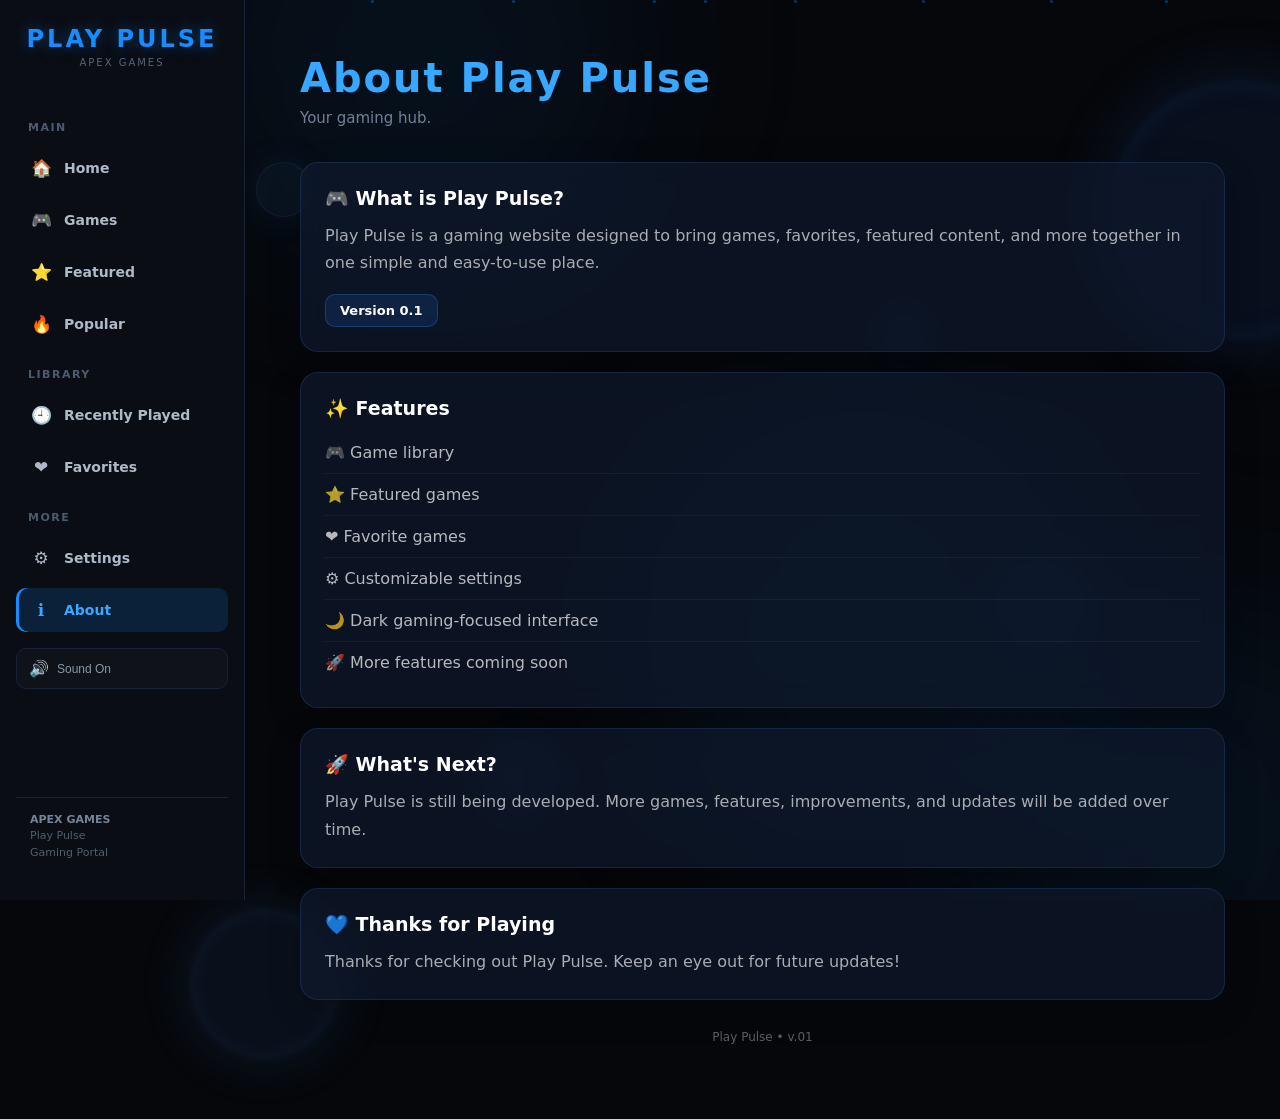
<file: about.html>
<!DOCTYPE html>
<html lang="en">

<head>
    <meta charset="UTF-8">
    <meta name="viewport" content="width=device-width, initial-scale=1.0">

    <title>About • Play Pulse</title>

    <link rel="stylesheet" href="style.css">
</head>

<body>

    <!-- BACKGROUND -->
    <div class="animated-background">

        <div class="glow glow-1"></div>
        <div class="glow glow-2"></div>
        <div class="glow glow-3"></div>

        <div class="particles">
            <span></span>
            <span></span>
            <span></span>
            <span></span>
            <span></span>
            <span></span>
            <span></span>
            <span></span>
            <span></span>
            <span></span>
        </div>

    </div>


    <!-- SIDEBAR -->
    <aside class="sidebar">

        <div class="logo">
            <h2>PLAY PULSE</h2>
            <span>Apex Games</span>
        </div>

        <div class="sidebar-title">Main</div>

        <a href="index.html" class="nav-item">
            <span class="nav-icon">🏠</span>
            <span>Home</span>
        </a>

        <a href="games.html" class="nav-item">
            <span class="nav-icon">🎮</span>
            <span>Games</span>
        </a>

        <a href="featured.html" class="nav-item">
            <span class="nav-icon">⭐</span>
            <span>Featured</span>
        </a>

        <a href="popular.html" class="nav-item">
            <span class="nav-icon">🔥</span>
            <span>Popular</span>
        </a>


        <div class="sidebar-title">Library</div>

        <a href="recent.html" class="nav-item">
            <span class="nav-icon">🕘</span>
            <span>Recently Played</span>
        </a>

        <a href="favorites.html" class="nav-item">
            <span class="nav-icon">❤️</span>
            <span>Favorites</span>
        </a>


        <div class="sidebar-title">More</div>

        <a href="settings.html" class="nav-item">
            <span class="nav-icon">⚙️</span>
            <span>Settings</span>
        </a>

        <a href="about.html" class="nav-item active">
            <span class="nav-icon">ℹ️</span>
            <span>About</span>
        </a>


        <button class="sound-control" id="soundControl">
            <span id="soundIcon">🔊</span>
            <span id="soundText">Sound On</span>
        </button>


        <div class="sidebar-footer">
            <strong>APEX GAMES</strong>
            <br>
            Play Pulse
            <br>
            Gaming Portal
        </div>

    </aside>


    <!-- MAIN -->
 <!-- MAIN -->
<main class="main-content">

    <div class="about-bubbles" aria-hidden="true">
        <span></span>
        <span></span>
        <span></span>
        <span></span>
    </div>

    <section class="page about-page">

            <div class="page-header">

                <h1>
                    About Play Pulse
                </h1>

                <p>
                    Your gaming hub.
                </p>

            </div>


            <div class="about-card">

                <h2>
                    🎮 What is Play Pulse?
                </h2>

                <p>
                    Play Pulse is a gaming website designed
                    to bring games, favorites, featured
                    content, and more together in one simple
                    and easy-to-use place.
                </p>

                <div class="version-box">
                    Version 0.1
                </div>

            </div>


            <div class="about-card">

                <h2>
                    ✨ Features
                </h2>

                <ul class="feature-list">

                    <li>
                        🎮 Game library
                    </li>

                    <li>
                        ⭐ Featured games
                    </li>

                    <li>
                        ❤️ Favorite games
                    </li>

                    <li>
                        ⚙️ Customizable settings
                    </li>

                    <li>
                        🌙 Dark gaming-focused interface
                    </li>

                    <li>
                        🚀 More features coming soon
                    </li>

                </ul>

            </div>


            <div class="about-card">

                <h2>
                    🚀 What's Next?
                </h2>

                <p>
                    Play Pulse is still being developed.
                    More games, features, improvements,
                    and updates will be added over time.
                </p>

            </div>


            <div class="about-card">

                <h2>
                    💙 Thanks for Playing
                </h2>

                <p>
                    Thanks for checking out Play Pulse.
                    Keep an eye out for future updates!
                </p>

            </div>


            <div class="about-footer">
                Play Pulse • v.01
            </div>

        </section>

    </main>


    <script src="script.js"></script>

</body>

</html>
</file>
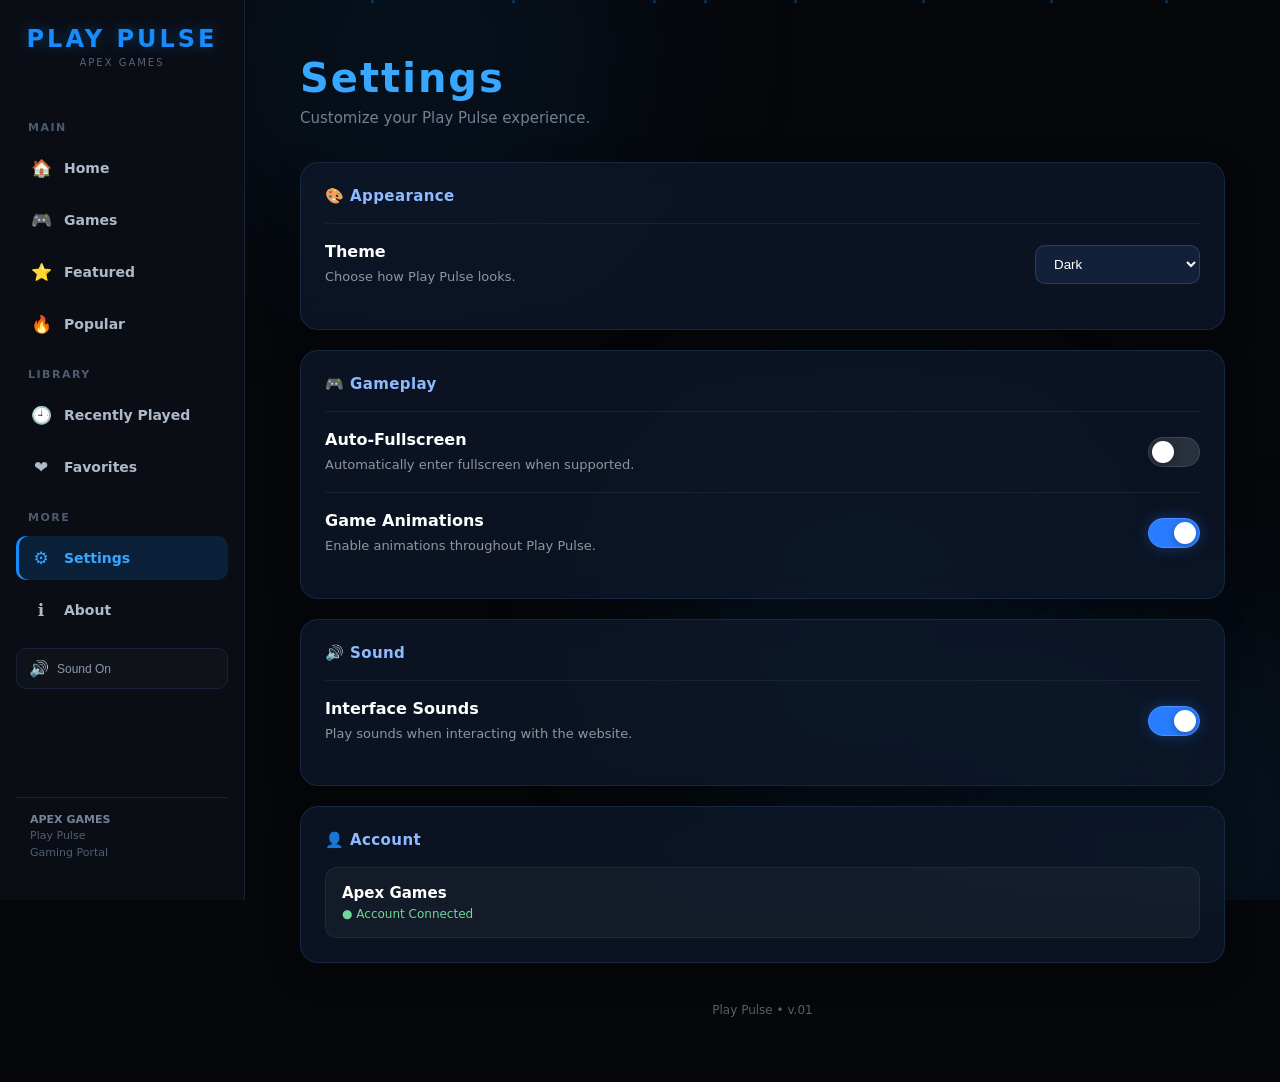
<file: settings.html>
<!DOCTYPE html>
<html lang="en">

<head>
    <meta charset="UTF-8">
    <meta name="viewport" content="width=device-width, initial-scale=1.0">

    <title>Settings • Play Pulse</title>

    <link rel="stylesheet" href="style.css">
</head>

<body>

    <!-- BACKGROUND -->
    <div class="animated-background">

        <div class="glow glow-1"></div>
        <div class="glow glow-2"></div>
        <div class="glow glow-3"></div>

        <div class="particles">
            <span></span>
            <span></span>
            <span></span>
            <span></span>
            <span></span>
            <span></span>
            <span></span>
            <span></span>
            <span></span>
            <span></span>
        </div>

    </div>


    <!-- SIDEBAR -->
    <aside class="sidebar">

        <div class="logo">
            <h2>PLAY PULSE</h2>
            <span>Apex Games</span>
        </div>

        <div class="sidebar-title">Main</div>

        <a href="index.html" class="nav-item">
            <span class="nav-icon">🏠</span>
            <span>Home</span>
        </a>

        <a href="games.html" class="nav-item">
            <span class="nav-icon">🎮</span>
            <span>Games</span>
        </a>

        <a href="featured.html" class="nav-item">
            <span class="nav-icon">⭐</span>
            <span>Featured</span>
        </a>

        <a href="popular.html" class="nav-item">
            <span class="nav-icon">🔥</span>
            <span>Popular</span>
        </a>


        <div class="sidebar-title">Library</div>

        <a href="recent.html" class="nav-item">
            <span class="nav-icon">🕘</span>
            <span>Recently Played</span>
        </a>

        <a href="favorites.html" class="nav-item">
            <span class="nav-icon">❤️</span>
            <span>Favorites</span>
        </a>


        <div class="sidebar-title">More</div>

        <a href="settings.html" class="nav-item active">
            <span class="nav-icon">⚙️</span>
            <span>Settings</span>
        </a>

        <a href="about.html" class="nav-item">
            <span class="nav-icon">ℹ️</span>
            <span>About</span>
        </a>


        <button class="sound-control" id="soundControl">
            <span id="soundIcon">🔊</span>
            <span id="soundText">Sound On</span>
        </button>


        <div class="sidebar-footer">
            <strong>APEX GAMES</strong>
            <br>
            Play Pulse
            <br>
            Gaming Portal
        </div>

    </aside>


    <!-- MAIN -->
    <main class="main-content">

        <section class="page settings-page">

            <div class="page-header">

                <h1>Settings</h1>

                <p>
                    Customize your Play Pulse experience.
                </p>

            </div>


            <!-- APPEARANCE -->
            <div class="settings-section">

                <div class="settings-section-title">
                    🎨 Appearance
                </div>

                <div class="setting-row">

                    <div class="setting-info">

                        <h3>
                            Theme
                        </h3>

                        <p>
                            Choose how Play Pulse looks.
                        </p>

                    </div>


                    <select
                        class="setting-select"
                        id="themeSetting"
                        aria-label="Theme"
                    >

                        <option value="dark">
                            Dark
                        </option>

                        <option value="light">
                            Light
                        </option>

                        <option value="system">
                            System Default
                        </option>

                    </select>

                </div>

            </div>


            <!-- GAMEPLAY -->
            <div class="settings-section">

                <div class="settings-section-title">
                    🎮 Gameplay
                </div>


                <!-- AUTO FULLSCREEN -->
                <div class="setting-row">

                    <div class="setting-info">

                        <h3>
                            Auto-Fullscreen
                        </h3>

                        <p>
                            Automatically enter fullscreen
                            when supported.
                        </p>

                    </div>


                    <label class="toggle">

                        <input
                            type="checkbox"
                            id="fullscreenSetting"
                        >

                        <span class="toggle-slider"></span>

                    </label>

                </div>


                <!-- GAME ANIMATIONS -->
                <div class="setting-row">

                    <div class="setting-info">

                        <h3>
                            Game Animations
                        </h3>

                        <p>
                            Enable animations throughout
                            Play Pulse.
                        </p>

                    </div>


                    <label class="toggle">

                        <input
                            type="checkbox"
                            id="animationsSetting"
                        >

                        <span class="toggle-slider"></span>

                    </label>

                </div>

            </div>


            <!-- SOUND -->
            <div class="settings-section">

                <div class="settings-section-title">
                    🔊 Sound
                </div>


                <div class="setting-row">

                    <div class="setting-info">

                        <h3>
                            Interface Sounds
                        </h3>

                        <p>
                            Play sounds when interacting
                            with the website.
                        </p>

                    </div>


                    <label class="toggle">

                        <input
                            type="checkbox"
                            id="interfaceSoundsSetting"
                        >

                        <span class="toggle-slider"></span>

                    </label>

                </div>

            </div>


            <!-- ACCOUNT -->
            <div class="settings-section">

                <div class="settings-section-title">
                    👤 Account
                </div>


                <div class="account-box">

                    <div class="account-name">
                        Apex Games
                    </div>

                    <div class="account-status">
                        ● Account Connected
                    </div>

                </div>

            </div>


            <div class="settings-footer">
                Play Pulse • v.01
            </div>

        </section>

    </main>


    <script src="script.js"></script>

</body>

</html>
</file>
<file: style.css>
:root {
    --blue: #168cff;
    --blue-light: #38a7ff;
    --blue-dark: #0757b8;

    --background: #06070a;
    --sidebar: rgba(11, 14, 21, 0.96);
    --card: #0d0f17;
    --border: #1a2238;

    --text: #ffffff;
    --muted: #718096;
}

* {
    box-sizing: border-box;
}

html {
    scroll-behavior: smooth;
}

body {
    margin: 0;
    min-height: 100vh;

    background: var(--background);
    color: var(--text);

    font-family:
        system-ui,
        -apple-system,
        BlinkMacSystemFont,
        "Segoe UI",
        Roboto,
        sans-serif;

    overflow-x: hidden;
}

/* =========================================
   BACKGROUND
========================================= */

.animated-background {
    position: fixed;
    inset: 0;

    overflow: hidden;
    pointer-events: none;

    z-index: -1;
}

.glow {
    position: absolute;

    width: 450px;
    height: 450px;

    border-radius: 50%;

    background: rgba(22, 140, 255, 0.07);

    filter: blur(90px);

    animation:
        floatingGlow 14s ease-in-out infinite alternate;
}

.glow-1 {
    top: -180px;
    left: 15%;
}

.glow-2 {
    right: -150px;
    bottom: -150px;

    animation-delay: -5s;
}

.glow-3 {
    top: 45%;
    left: 50%;

    animation-delay: -9s;
}

.particles span {
    position: absolute;

    width: 3px;
    height: 3px;

    border-radius: 50%;

    background: var(--blue);

    box-shadow:
        0 0 10px rgba(22, 140, 255, 0.8);

    opacity: 0.35;

    animation:
        floatParticle linear infinite;
}

.particles span:nth-child(1) {
    left: 8%;
    animation-duration: 14s;
}

.particles span:nth-child(2) {
    left: 18%;
    animation-duration: 19s;
}

.particles span:nth-child(3) {
    left: 29%;
    animation-duration: 12s;
}

.particles span:nth-child(4) {
    left: 40%;
    animation-duration: 21s;
}

.particles span:nth-child(5) {
    left: 51%;
    animation-duration: 16s;
}

.particles span:nth-child(6) {
    left: 62%;
    animation-duration: 18s;
}

.particles span:nth-child(7) {
    left: 72%;
    animation-duration: 13s;
}

.particles span:nth-child(8) {
    left: 82%;
    animation-duration: 20s;
}

.particles span:nth-child(9) {
    left: 91%;
    animation-duration: 15s;
}

.particles span:nth-child(10) {
    left: 55%;
    animation-duration: 23s;
}

/* =========================================
   SIDEBAR
========================================= */

.sidebar {
    position: fixed;

    left: 0;
    top: 0;

    width: 245px;
    height: 100vh;

    padding: 25px 16px;

    background: var(--sidebar);

    border-right:
        1px solid var(--border);

    display: flex;
    flex-direction: column;

    z-index: 1000;

    backdrop-filter: blur(18px);
}

.logo {
    text-align: center;

    margin-bottom: 35px;
}

.logo h2 {
    margin: 0;

    color: var(--blue);

    font-size: 24px;
    font-weight: 900;

    letter-spacing: 3px;

    text-shadow:
        0 0 15px rgba(22, 140, 255, 0.4);
}

.logo span {
    display: block;

    margin-top: 4px;

    color: #56657a;

    font-size: 10px;
    letter-spacing: 2px;

    text-transform: uppercase;
}

.sidebar-title {
    margin:
        18px 12px 8px;

    color: #4d5b70;

    font-size: 11px;
    font-weight: 700;

    letter-spacing: 1.5px;

    text-transform: uppercase;
}

.nav-item {
    display: flex;
    align-items: center;

    gap: 12px;

    width: 100%;

    padding: 12px 14px;
    margin: 4px 0;

    border: none;
    border-radius: 10px;

    background: transparent;

    color: #aeb9c9;

    text-decoration: none;

    font-family: inherit;
    font-size: 14px;
    font-weight: 600;

    text-align: left;

    cursor: pointer;

    transition:
        background 0.2s ease,
        color 0.2s ease,
        transform 0.2s ease;
}

.nav-item:hover {
    background:
        rgba(22, 140, 255, 0.10);

    color: white;

    transform:
        translateX(3px);
}

.nav-item.active {
    background:
        rgba(22, 140, 255, 0.16);

    color: var(--blue-light);

    box-shadow:
        inset 3px 0 0 var(--blue);
}

.nav-icon {
    width: 22px;
    min-width: 22px;

    text-align: center;

    font-size: 17px;
}

.sidebar-footer {
    margin-top: auto;

    padding: 14px;

    border-top:
        1px solid var(--border);

    color: #4f5d71;

    font-size: 11px;

    line-height: 1.5;
}

.sidebar-footer strong {
    color: #73849b;
}

/* =========================================
   SOUND CONTROL
========================================= */

.sound-control {
    display: flex;
    align-items: center;

    gap: 8px;

    margin-top: 12px;

    padding: 10px 12px;

    border:
        1px solid var(--border);

    border-radius: 10px;

    background:
        rgba(255,255,255,0.02);

    color: #8997aa;

    font-size: 12px;

    cursor: pointer;

    transition:
        background 0.2s ease,
        color 0.2s ease;
}

.sound-control:hover {
    background:
        rgba(22,140,255,0.08);

    color: white;
}

#soundIcon {
    font-size: 16px;
}

/* =========================================
   MAIN
========================================= */

.main-content {
    margin-left: 245px;

    min-height: 100vh;
}

/* =========================================
   PAGES
========================================= */

.page {
    min-height: 100vh;

    padding: 55px;
}

.page-header {
    max-width: 1200px;

    margin:
        0 auto 35px;
}

.page-header h1 {
    margin: 0 0 8px;

    color: var(--blue-light);

    font-size: 40px;

    font-weight: 900;

    letter-spacing: 2px;
}

.page-header p {
    margin: 0;

    color: var(--muted);

    font-size: 15px;
}

/* =========================================
   HOME
========================================= */

.home-page {
    min-height: 100vh;

    display: flex;

    align-items: center;
    justify-content: center;

    text-align: center;
}

.home-wrapper {
    width: min(950px, 90%);

    animation:
        logoAppear 1.2s
        cubic-bezier(0.16, 1, 0.3, 1);
}

.home-logo {
    margin: 0;

    font-size:
        clamp(55px, 8vw, 105px);

    font-weight: 1000;

    letter-spacing: 10px;

    text-transform: uppercase;

    background:
        linear-gradient(
            135deg,
            #38a7ff,
            #168cff,
            #0757b8
        );

    -webkit-background-clip: text;
    -webkit-text-fill-color: transparent;

    filter:
        drop-shadow(
            0 0 25px
            rgba(22,140,255,0.35)
        );
}

.home-line {
    width: 100px;
    height: 2px;

    margin:
        25px auto;

    background: var(--blue);

    box-shadow:
        0 0 15px
        rgba(22,140,255,0.7);

    animation:
        linePulse 2.5s ease-in-out infinite;
}

.home-subtitle {
    color: #65758b;

    font-size: 14px;

    letter-spacing: 5px;

    text-transform: uppercase;
}

/* =========================================
   UPDATE LOG
========================================= */

.update-log {
    max-width: 650px;

    margin:
        45px auto 0;

    padding: 22px;

    text-align: left;

    background:
        rgba(13,15,23,0.82);

    border:
        1px solid var(--border);

    border-radius: 16px;

    box-shadow:
        0 15px 40px rgba(0,0,0,0.35);

    backdrop-filter: blur(12px);
}

.update-log-header {
    display: flex;
    justify-content: space-between;
    align-items: center;

    margin-bottom: 15px;
}

.update-log-header h3 {
    margin: 0;

    color: white;

    font-size: 16px;
}

.version {
    color: var(--blue-light);

    font-size: 11px;
    font-weight: 700;

    padding:
        5px 8px;

    border-radius: 6px;

    background:
        rgba(22,140,255,0.12);
}

.update-log ul {
    margin: 0;
    padding-left: 20px;

    color: var(--muted);

    font-size: 13px;

    line-height: 1.8;
}

/* =========================================
   SEARCH
========================================= */

.search-container {
    max-width: 1200px;

    margin:
        0 auto 30px;
}

.search-box {
    width: 100%;

    padding:
        15px 18px;

    border:
        1px solid var(--border);

    border-radius: 12px;

    outline: none;

    background:
        rgba(13,15,23,0.9);

    color: white;

    font-family: inherit;

    font-size: 14px;

    transition:
        border-color 0.2s ease,
        box-shadow 0.2s ease;
}

.search-box:focus {
    border-color: var(--blue);

    box-shadow:
        0 0 20px
        rgba(22,140,255,0.12);
}

.search-box::placeholder {
    color: #56657a;
}

/* =========================================
   GAME GRID
========================================= */

.game-grid {
    max-width: 1200px;

    margin: 0 auto;

    display: grid;

    grid-template-columns:
        repeat(
            auto-fit,
            minmax(240px, 1fr)
        );

    gap: 25px;
}

.game-card {
    min-height: 190px;

    padding: 20px;

    display: flex;

    flex-direction: column;

    justify-content: flex-end;

    background:
        linear-gradient(
            145deg,
            rgba(20,25,38,0.95),
            rgba(10,12,18,0.95)
        );

    border:
        1px solid var(--border);

    border-radius: 18px;

    box-shadow:
        0 10px 35px
        rgba(0,0,0,0.45);

    transition:
        transform 0.3s ease,
        border-color 0.3s ease,
        box-shadow 0.3s ease;
}

.game-card:hover {
    transform:
        translateY(-7px);

    border-color:
        var(--blue);

    box-shadow:
        0 15px 35px
        rgba(22,140,255,0.18);
}

.game-icon {
    font-size: 42px;

    margin-bottom: auto;
}

.game-card h3 {
    margin:
        0 0 6px;

    color: white;

    font-size: 19px;
}

.game-card p {
    margin: 0;

    color: var(--muted);

    font-size: 13px;
}

.play-button {
    margin-top: 15px;

    padding: 10px 15px;

    border: none;

    border-radius: 8px;

    background: var(--blue);

    color: white;

    font-family: inherit;

    font-weight: 700;

    cursor: pointer;

    transition:
        background 0.2s ease,
        transform 0.2s ease;
}

.play-button:hover {
    background:
        var(--blue-light);

    transform:
        scale(1.03);
}

/* =========================================
   INFO BOX
========================================= */

.info-box {
    max-width: 850px;

    margin:
        50px auto;

    padding: 40px;

    background:
        rgba(13,15,23,0.82);

    border:
        1px solid var(--border);

    border-radius: 20px;

    text-align: center;

    box-shadow:
        0 15px 45px
        rgba(0,0,0,0.45);

    backdrop-filter: blur(10px);
}

.info-box .big-icon {
    font-size: 55px;

    margin-bottom: 15px;
}

.info-box h2 {
    margin: 0 0 10px;

    color: var(--blue-light);
}

.info-box p {
    color: var(--muted);

    line-height: 1.7;
}

/* =========================================
   ANIMATIONS
========================================= */

@keyframes floatingGlow {
    0% {
        transform:
            translate(0,0)
            scale(1);
    }

    50% {
        transform:
            translate(80px,-60px)
            scale(1.15);
    }

    100% {
        transform:
            translate(-50px,50px)
            scale(0.95);
    }
}

@keyframes floatParticle {
    0% {
        top: 110vh;
        opacity: 0;
    }

    15% {
        opacity: 0.4;
    }

    85% {
        opacity: 0.4;
    }

    100% {
        top: -10vh;
        opacity: 0;
    }
}

@keyframes logoAppear {
    0% {
        opacity: 0;

        transform:
            scale(0.85);

        filter:
            blur(10px);
    }

    100% {
        opacity: 1;

        transform:
            scale(1);

        filter:
            blur(0);
    }
}

@keyframes linePulse {
    0%,100% {
        opacity: 0.4;

        transform:
            scaleX(0.7);
    }

    50% {
        opacity: 1;

        transform:
            scaleX(1);
    }
}

/* =========================================
   MOBILE
========================================= */

@media (max-width: 700px) {

    .sidebar {
        width: 70px;

        padding:
            20px 8px;
    }

    .logo h2 {
        font-size: 0;
    }

    .logo h2::after {
        content: "P";

        font-size: 24px;
    }

    .logo span,
    .sidebar-title,
    .nav-item span:not(.nav-icon),
    .sidebar-footer {
        display: none;
    }

    .nav-item {
        justify-content: center;

        padding:
            13px 5px;
    }

    .main-content {
        margin-left: 70px;
    }

    .page {
        padding:
            30px 20px;
    }

    .home-logo {
        font-size: 45px;

        letter-spacing: 5px;
    }

    .home-subtitle {
        font-size: 10px;

        letter-spacing: 3px;
    }
}
.favorite-btn {
    background: rgba(30, 40, 60, 0.8);
    border: 1px solid rgba(80, 140, 255, 0.35);
    color: #8ab4ff;
    width: 42px;
    height: 42px;
    border-radius: 10px;
    font-size: 19px;
    cursor: pointer;
    display: flex;
    align-items: center;
    justify-content: center;
    transition: all 0.2s ease;
}

.favorite-btn:hover {
    background: rgba(60, 100, 180, 0.25);
    border-color: #6ea8ff;
    color: #ffffff;
    box-shadow: 0 0 12px rgba(70, 130, 255, 0.35);
    transform: translateY(-2px);
}

.favorite-btn.active {
    background: rgba(70, 120, 255, 0.2);
    border-color: #6ea8ff;
    color: #6ea8ff;
    box-shadow: 0 0 14px rgba(70, 130, 255, 0.3);
}
/* =========================================
   PLAY PULSE FAVORITE BUTTON
   ========================================= */

.favorite-button {
    width: 46px;
    height: 46px;

    padding: 0;

    border: 1px solid rgba(0, 210, 255, 0.35);
    border-radius: 13px;

    background: rgba(0, 102, 255, 0.12);

    color: #6b7894;

    font-size: 21px;
    line-height: 1;

    display: inline-flex;
    align-items: center;
    justify-content: center;

    cursor: pointer;

    transition:
        transform 0.2s ease,
        background 0.25s ease,
        border-color 0.25s ease,
        color 0.25s ease,
        box-shadow 0.25s ease;
}


/* Hover */

.favorite-button:hover {
    transform: translateY(-2px);

    border-color: #00d2ff;

    background: rgba(0, 210, 255, 0.16);

    color: #00d2ff;

    box-shadow:
        0 6px 20px rgba(0, 210, 255, 0.18);
}


/* Press animation */

.favorite-button:active {
    transform: scale(0.82);
}


/* Favorited state */

.favorite-button.favorited {
    color: #ffffff;

    background:
        linear-gradient(
            135deg,
            #00d2ff,
            #0066ff
        );

    border-color: #00d2ff;

    box-shadow:
        0 0 18px rgba(0, 210, 255, 0.35);
}


/* Favorited hover */

.favorite-button.favorited:hover {
    transform: translateY(-2px) scale(1.05);

    box-shadow:
        0 0 25px rgba(0, 210, 255, 0.5);
}


/* Heart pop animation */

@keyframes favoritePop {

    0% {
        transform: scale(0.8);
    }

    45% {
        transform: scale(1.25);
    }

    70% {
        transform: scale(0.92);
    }

    100% {
        transform: scale(1);
    }

}


/* Add animation when favorited */

.favorite-button.favorited {
    animation: favoritePop 0.35s ease;
}
/* PLAY PULSE FAVORITE BUTTON - FINAL */

.game-actions {
    display: flex;
    align-items: center;
    justify-content: center;
    gap: 10px;
}

button.favorite-button {
    width: 44px !important;
    height: 44px !important;

    min-width: 44px !important;
    max-width: 44px !important;

    padding: 0 !important;
    margin: 0 !important;

    border-radius: 12px !important;
    border: 1px solid #00d2ff !important;

    background: rgba(0, 102, 255, 0.15) !important;

    color: #00d2ff !important;

    font-size: 20px !important;
    line-height: 44px !important;

    display: inline-flex !important;
    align-items: center !important;
    justify-content: center !important;

    cursor: pointer;

    transition:
        transform 0.2s ease,
        background 0.2s ease,
        box-shadow 0.2s ease !important;
}


/* Hover */

button.favorite-button:hover {
    transform: translateY(-2px) scale(1.05) !important;

    background: rgba(0, 210, 255, 0.2) !important;

    color: white !important;

    box-shadow:
        0 0 18px rgba(0, 210, 255, 0.4) !important;
}


/* Click */

button.favorite-button:active {
    transform: scale(0.78) !important;
}


/* Favorited */

button.favorite-button.favorited {
    background: linear-gradient(
        135deg,
        #00d2ff,
        #0066ff
    ) !important;

    color: white !important;

    border-color: #00d2ff !important;

    box-shadow:
        0 0 22px rgba(0, 210, 255, 0.5) !important;

    animation: favoriteButtonPop 0.35s ease;
}


/* Pop animation */

@keyframes favoriteButtonPop {

    0% {
        transform: scale(0.75);
    }

    40% {
        transform: scale(1.25);
    }

    70% {
        transform: scale(0.95);
    }

    100% {
        transform: scale(1);
    }

}
/* =========================================
   FAVORITE BUTTON
   ========================================= */

.game-actions {
    display: flex;
    align-items: center;
    gap: 10px;
    margin-top: 18px;
}


button.favorite-button {
    width: 42px !important;
    height: 42px !important;

    min-width: 42px !important;
    max-width: 42px !important;

    padding: 0 !important;
    margin: 0 !important;

    border-radius: 11px !important;

    border: 1px solid rgba(0, 210, 255, 0.55) !important;

    background: rgba(0, 102, 255, 0.12) !important;

    color: #00d2ff !important;

    font-size: 21px !important;

    display: inline-flex !important;

    align-items: center !important;
    justify-content: center !important;

    line-height: 1 !important;

    cursor: pointer;

    transition:
        transform 0.2s ease,
        background 0.2s ease,
        border-color 0.2s ease,
        box-shadow 0.2s ease;
}


button.favorite-button:hover {
    transform: translateY(-2px) scale(1.05) !important;

    background: rgba(0, 210, 255, 0.16) !important;

    border-color: #00d2ff !important;

    box-shadow:
        0 0 16px rgba(0, 210, 255, 0.3) !important;
}


button.favorite-button:active {
    transform: scale(0.82) !important;
}


button.favorite-button.favorited {
    color: white !important;

    background:
        linear-gradient(
            135deg,
            #00d2ff,
            #0066ff
        ) !important;

    border-color: #00d2ff !important;

    box-shadow:
        0 0 18px rgba(0, 210, 255, 0.45) !important;
}


.favorite-pop {
    animation: favoriteButtonPop 0.35s ease;
}


@keyframes favoriteButtonPop {

    0% {
        transform: scale(0.78);
    }

    40% {
        transform: scale(1.18);
    }

    70% {
        transform: scale(0.94);
    }

    100% {
        transform: scale(1);
    }

}
/* =========================================
   FINAL FAVORITE BUTTON FIX
   ========================================= */

.game-actions {
    display: flex !important;
    align-items: center !important;
    gap: 12px !important;
}


/* Remove any old text/pseudo-elements */

.favorite-button::before,
.favorite-button::after {
    content: none !important;
    display: none !important;
}


/* Small square */

button.favorite-button {
    width: 42px !important;
    height: 42px !important;

    min-width: 42px !important;
    max-width: 42px !important;

    min-height: 42px !important;
    max-height: 42px !important;

    padding: 0 !important;
    margin: 0 !important;

    border: 1px solid #00d2ff !important;
    border-radius: 11px !important;

    background: rgba(0, 102, 255, 0.12) !important;

    color: #00d2ff !important;

    font-size: 21px !important;
    font-weight: normal !important;

    line-height: 1 !important;

    display: inline-flex !important;
    align-items: center !important;
    justify-content: center !important;

    overflow: hidden !important;

    cursor: pointer !important;

    box-sizing: border-box !important;

    transition:
        transform 0.2s ease,
        background 0.2s ease,
        box-shadow 0.2s ease !important;
}


/* Hover */

button.favorite-button:hover {
    transform: translateY(-2px) scale(1.05) !important;

    background: rgba(0, 210, 255, 0.18) !important;

    box-shadow:
        0 0 18px rgba(0, 210, 255, 0.35) !important;
}


/* Click */

button.favorite-button:active {
    transform: scale(0.82) !important;
}


/* Favorited */

button.favorite-button.favorited {
    background: linear-gradient(
        135deg,
        #00d2ff,
        #0066ff
    ) !important;

    color: white !important;

    border-color: #00d2ff !important;

    box-shadow:
        0 0 20px rgba(0, 210, 255, 0.45) !important;
}


/* Heart animation */

button.favorite-button.favorite-pop {
    animation: favoritePop 0.35s ease !important;
}


@keyframes favoritePop {

    0% {
        transform: scale(0.75);
    }

    40% {
        transform: scale(1.2);
    }

    70% {
        transform: scale(0.94);
    }

    100% {
        transform: scale(1);
    }

}
/* =========================================
   GAME ACTION BUTTON LAYOUT FIX
   ========================================= */

.game-actions {
    display: flex !important;
    align-items: center !important;
    justify-content: flex-start !important;
    gap: 10px !important;
    margin-top: 18px !important;
}


/* Restore Play button */

.game-actions .play-button {
    width: auto !important;
    min-width: 68px !important;
    height: 42px !important;

    padding: 0 18px !important;
    margin: 0 !important;

    display: inline-flex !important;
    align-items: center !important;
    justify-content: center !important;

    flex: 0 0 auto !important;

    box-sizing: border-box !important;
}


/* Keep Favorite perfectly aligned */

.game-actions .favorite-button {
    width: 42px !important;
    height: 42px !important;

    min-width: 42px !important;
    max-width: 42px !important;

    margin: 0 !important;
    padding: 0 !important;

    flex: 0 0 42px !important;

    align-self: center !important;

    transform: none;
}


/* Favorite hover */

.game-actions .favorite-button:hover {
    transform: translateY(-2px) scale(1.05) !important;
}


/* Favorite click */

.game-actions .favorite-button:active {
    transform: scale(0.82) !important;
}
/* =========================================
   ABOUT PAGE - DECORATIVE BUBBLES
   ========================================= */

.about-page {
    position: relative;
    z-index: 1;
}

.about-page::before,
.about-page::after {
    content: "";
    position: absolute;
    border-radius: 50%;
    pointer-events: none;
    z-index: -1;
    filter: blur(2px);
}

/* Large bubble */
.about-page::before {
    width: 260px;
    height: 260px;
    top: 80px;
    right: -90px;
    background: rgba(45, 120, 255, 0.08);
    box-shadow:
        0 0 70px rgba(45, 120, 255, 0.16),
        inset 0 0 35px rgba(80, 150, 255, 0.08);
    animation: aboutBubbleFloat 7s ease-in-out infinite;
}

/* Smaller bubble */
.about-page::after {
    width: 150px;
    height: 150px;
    bottom: 60px;
    left: -55px;
    background: rgba(60, 140, 255, 0.07);
    box-shadow:
        0 0 55px rgba(60, 140, 255, 0.14),
        inset 0 0 25px rgba(100, 170, 255, 0.07);
    animation: aboutBubbleFloatReverse 9s ease-in-out infinite;
}


@keyframes aboutBubbleFloat {

    0%,
    100% {
        transform: translateY(0px);
    }

    50% {
        transform: translateY(-18px);
    }

}


@keyframes aboutBubbleFloatReverse {

    0%,
    100% {
        transform: translateY(0px);
    }

    50% {
        transform: translateY(15px);
    }

}
.about-bubbles {
    position: absolute;
    inset: 0;
    overflow: hidden;
    pointer-events: none;
    z-index: 0;
}

.about-bubbles span {
    position: absolute;
    display: block;
    border-radius: 50%;
    background: rgba(70, 145, 255, 0.06);
    border: 1px solid rgba(100, 170, 255, 0.08);
    box-shadow: 0 0 35px rgba(60, 130, 255, 0.10);
    animation: aboutSmallBubble 8s ease-in-out infinite;
}

.about-bubbles span:nth-child(1) {
    width: 55px;
    height: 55px;
    top: 18%;
    left: 20%;
}

.about-bubbles span:nth-child(2) {
    width: 90px;
    height: 90px;
    top: 62%;
    right: 15%;
    animation-delay: -2s;
}

.about-bubbles span:nth-child(3) {
    width: 35px;
    height: 35px;
    top: 35%;
    right: 28%;
    animation-delay: -4s;
}

.about-bubbles span:nth-child(4) {
    width: 70px;
    height: 70px;
    bottom: 10%;
    left: 38%;
    animation-delay: -6s;
}

@keyframes aboutSmallBubble {

    0%,
    100% {
        transform: translateY(0) scale(1);
        opacity: 0.7;
    }

    50% {
        transform: translateY(-14px) scale(1.04);
        opacity: 1;
    }

}
/* =========================================
   ABOUT PAGE BUBBLES
   ========================================= */

.about-bubbles {
    position: absolute;
    inset: 0;
    overflow: hidden;
    pointer-events: none;
    z-index: 0;
}

.about-bubbles span {
    position: absolute;
    display: block;
    border-radius: 50%;
    background: rgba(70, 145, 255, 0.06);
    border: 1px solid rgba(100, 170, 255, 0.08);
    box-shadow: 0 0 35px rgba(60, 130, 255, 0.10);
    animation: aboutSmallBubble 8s ease-in-out infinite;
}

.about-bubbles span:nth-child(1) {
    width: 55px;
    height: 55px;
    top: 18%;
    left: 20%;
}

.about-bubbles span:nth-child(2) {
    width: 90px;
    height: 90px;
    top: 62%;
    right: 15%;
    animation-delay: -2s;
}

.about-bubbles span:nth-child(3) {
    width: 35px;
    height: 35px;
    top: 35%;
    right: 28%;
    animation-delay: -4s;
}

.about-bubbles span:nth-child(4) {
    width: 70px;
    height: 70px;
    bottom: 10%;
    left: 38%;
    animation-delay: -6s;
}

@keyframes aboutSmallBubble {

    0%,
    100% {
        transform: translateY(0) scale(1);
        opacity: 0.7;
    }

    50% {
        transform: translateY(-14px) scale(1.04);
        opacity: 1;
    }

}
/* =========================================
   PLAY PULSE SETTINGS
   ========================================= */

.settings-page {
    position: relative;
    z-index: 1;
}

.settings-section {
    position: relative;
    padding: 24px;
    margin-bottom: 20px;

    background: rgba(15, 25, 45, 0.72);
    border: 1px solid rgba(90, 140, 220, 0.16);
    border-radius: 18px;

    backdrop-filter: blur(14px);
    -webkit-backdrop-filter: blur(14px);

    box-shadow: 0 10px 35px rgba(0, 0, 0, 0.18);
}

.settings-section-title {
    margin-bottom: 18px;

    font-size: 15px;
    font-weight: 700;

    color: #8ebaff;
    letter-spacing: 0.4px;
}

.setting-row {
    display: flex;
    align-items: center;
    justify-content: space-between;

    gap: 30px;
    padding: 18px 0;

    border-top: 1px solid rgba(255, 255, 255, 0.06);
}

.setting-row:first-of-type {
    border-top: none;
    padding-top: 0;
}

.setting-info {
    flex: 1;
}

.setting-info h3 {
    margin: 0 0 6px;

    font-size: 16px;
    color: #ffffff;
}

.setting-info p {
    margin: 0;

    font-size: 13px;
    line-height: 1.5;
    color: rgba(255, 255, 255, 0.55);
}


/* =========================================
   THEME SELECT
   ========================================= */

.setting-select {
    min-width: 155px;

    padding: 10px 38px 10px 14px;

    color: #ffffff;
    background: rgba(20, 35, 60, 0.9);

    border: 1px solid rgba(90, 150, 255, 0.25);
    border-radius: 10px;

    outline: none;
    cursor: pointer;
}

.setting-select:focus {
    border-color: rgba(80, 150, 255, 0.65);
}


/* =========================================
   TOGGLE SWITCH
   ========================================= */

.toggle {
    position: relative;

    display: inline-block;

    width: 52px;
    height: 30px;

    flex-shrink: 0;
}

.toggle input {
    position: absolute;

    width: 0;
    height: 0;

    opacity: 0;
}

.toggle-slider {
    position: absolute;
    inset: 0;

    cursor: pointer;

    background: rgba(255, 255, 255, 0.12);

    border: 1px solid rgba(255, 255, 255, 0.10);
    border-radius: 30px;

    transition:
        background 0.2s ease,
        border-color 0.2s ease,
        box-shadow 0.2s ease;
}

.toggle-slider::before {
    content: "";

    position: absolute;

    width: 22px;
    height: 22px;

    left: 3px;
    top: 3px;

    background: #ffffff;

    border-radius: 50%;

    box-shadow: 0 2px 8px rgba(0, 0, 0, 0.3);

    transition: transform 0.2s ease;
}

.toggle input:checked + .toggle-slider {
    background: #287cff;
    border-color: #4b91ff;

    box-shadow:
        0 0 14px rgba(40, 124, 255, 0.35);
}

.toggle input:checked + .toggle-slider::before {
    transform: translateX(22px);
}


/* =========================================
   ACCOUNT
   ========================================= */

.account-box {
    padding: 16px;

    background: rgba(255, 255, 255, 0.035);

    border: 1px solid rgba(255, 255, 255, 0.06);
    border-radius: 12px;
}

.account-name {
    margin-bottom: 5px;

    font-size: 15px;
    font-weight: 700;

    color: #ffffff;
}

.account-status {
    font-size: 12px;

    color: #72d69a;
}


/* =========================================
   SETTINGS FOOTER
   ========================================= */

.settings-footer {
    padding: 20px 0 10px;

    text-align: center;

    font-size: 12px;

    color: rgba(255, 255, 255, 0.35);
}
/* =========================================
   ABOUT PAGE CARDS
   ========================================= */

.about-card {
    position: relative;

    padding: 24px;
    margin-bottom: 20px;

    background: rgba(15, 25, 45, 0.72);

    border: 1px solid rgba(90, 140, 220, 0.16);
    border-radius: 18px;

    backdrop-filter: blur(14px);
    -webkit-backdrop-filter: blur(14px);

    box-shadow:
        0 10px 35px rgba(0, 0, 0, 0.18);

    transition:
        transform 0.2s ease,
        border-color 0.2s ease,
        box-shadow 0.2s ease;
}


/* Slight hover effect */

.about-card:hover {
    transform: translateY(-2px);

    border-color:
        rgba(80, 150, 255, 0.28);

    box-shadow:
        0 14px 40px rgba(0, 0, 0, 0.22),
        0 0 20px rgba(50, 120, 255, 0.05);
}


/* Card headings */

.about-card h2 {
    margin-top: 0;
    margin-bottom: 12px;

    color: #ffffff;

    font-size: 19px;
}


/* Card text */

.about-card p {
    margin: 0;

    color: rgba(255, 255, 255, 0.65);

    line-height: 1.7;
}


/* Feature list */

.about-card .feature-list {
    margin: 0;
    padding: 0;

    list-style: none;
}

.about-card .feature-list li {
    padding: 11px 0;

    color: rgba(255, 255, 255, 0.7);

    border-bottom:
        1px solid rgba(255, 255, 255, 0.05);
}

.about-card .feature-list li:last-child {
    border-bottom: none;
}


/* Version badge */

.version-box {
    display: inline-block;

    margin-top: 18px;
    padding: 8px 14px;

    color: #ffffff;

    background: rgba(40, 124, 255, 0.14);

    border: 1px solid rgba(70, 145, 255, 0.25);

    border-radius: 10px;

    font-size: 13px;
    font-weight: 600;
}


/* About footer */

.about-footer {
    padding: 10px 0 20px;

    text-align: center;

    color: rgba(255, 255, 255, 0.35);

    font-size: 12px;
}
/* =========================================
   ABOUT PAGE - FINAL CARD LAYER
   ========================================= */

.about-page {
    position: relative;
    z-index: 1;
}

.about-card {
    position: relative;
    z-index: 2;
}
/* =========================================
   HOME - GET STARTED
   ========================================= */

.home-wrapper {
    width: min(900px, 92%);
    margin: 0 auto;

    display: flex;
    flex-direction: column;
    align-items: center;

    padding-top: 70px;
}


/* Get Started heading */

.home-start-section {
    width: 100%;
    margin-top: 42px;
}

.home-start-section h2 {
    margin: 0 0 18px;

    text-align: left;

    color: #ffffff;

    font-size: 22px;
    font-weight: 700;
}


/* Games / Popular buttons */

.home-start-buttons {
    width: 100%;

    display: grid;
    grid-template-columns: repeat(2, 1fr);

    gap: 18px;
}


.home-start-button {
    min-height: 100px;

    display: flex;
    align-items: center;
    justify-content: center;

    gap: 14px;

    padding: 20px 24px;

    text-decoration: none;

    color: #ffffff;

    background: rgba(15, 25, 45, 0.72);

    border: 1px solid rgba(90, 140, 220, 0.16);

    border-radius: 18px;

    backdrop-filter: blur(14px);
    -webkit-backdrop-filter: blur(14px);

    box-shadow:
        0 10px 35px rgba(0, 0, 0, 0.18);

    transition:
        transform 0.2s ease,
        border-color 0.2s ease,
        box-shadow 0.2s ease,
        background 0.2s ease;
}


.home-start-button:hover {
    transform: translateY(-3px);

    border-color:
        rgba(80, 150, 255, 0.35);

    background:
        rgba(20, 35, 60, 0.82);

    box-shadow:
        0 14px 40px rgba(0, 0, 0, 0.24),
        0 0 25px rgba(50, 120, 255, 0.07);
}


.home-start-icon {
    font-size: 28px;
}


.home-start-content {
    display: flex;
    align-items: center;
}


.home-start-content strong {
    font-size: 18px;
    font-weight: 700;
}


/* =========================================
   HOME - UPDATE LOG BUTTON
   ========================================= */

.home-update-button {
    width: 100%;

    margin-top: 22px;

    padding: 19px 22px;

    display: flex;
    align-items: center;
    justify-content: space-between;

    cursor: pointer;

    color: #ffffff;

    background: rgba(15, 25, 45, 0.72);

    border: 1px solid rgba(90, 140, 220, 0.16);

    border-radius: 16px;

    backdrop-filter: blur(14px);
    -webkit-backdrop-filter: blur(14px);

    box-shadow:
        0 10px 35px rgba(0, 0, 0, 0.18);

    font-family: inherit;
    font-size: 16px;
    font-weight: 600;

    transition:
        transform 0.2s ease,
        border-color 0.2s ease,
        background 0.2s ease,
        box-shadow 0.2s ease;
}


.home-update-button:hover {
    transform: translateY(-2px);

    border-color:
        rgba(80, 150, 255, 0.35);

    background:
        rgba(20, 35, 60, 0.82);

    box-shadow:
        0 14px 40px rgba(0, 0, 0, 0.22),
        0 0 20px rgba(50, 120, 255, 0.06);
}


.home-update-left {
    display: flex;
    align-items: center;

    gap: 12px;
}


.home-update-icon {
    font-size: 20px;
}


.home-update-arrow {
    font-size: 24px;

    opacity: 0.65;

    transition:
        transform 0.2s ease,
        opacity 0.2s ease;
}


.home-update-button:hover .home-update-arrow {
    transform: translateX(5px);

    opacity: 1;
}


/* =========================================
   UPDATE LOG MODAL
   ========================================= */

.update-modal {
    position: fixed;

    inset: 0;

    z-index: 9999;

    display: flex;

    align-items: center;
    justify-content: center;

    padding: 30px;

    visibility: hidden;
    opacity: 0;

    transition:
        opacity 0.25s ease,
        visibility 0.25s ease;
}


.update-modal.open {
    visibility: visible;
    opacity: 1;
}


.update-modal-backdrop {
    position: absolute;

    inset: 0;

    background:
        rgba(3, 8, 18, 0.72);

    backdrop-filter: blur(7px);
    -webkit-backdrop-filter: blur(7px);
}


/* Modal panel */

.update-modal-panel {
    position: relative;

    width: min(760px, 100%);
    max-height: 82vh;

    overflow-y: auto;

    padding: 30px;

    background:
        rgba(15, 25, 45, 0.92);

    border:
        1px solid rgba(100, 150, 230, 0.22);

    border-radius: 22px;

    backdrop-filter: blur(20px);
    -webkit-backdrop-filter: blur(20px);

    box-shadow:
        0 25px 80px rgba(0, 0, 0, 0.45);

    transform:
        translateY(20px) scale(0.97);

    transition:
        transform 0.3s ease;
}


.update-modal.open .update-modal-panel {
    transform:
        translateY(0) scale(1);
}


/* =========================================
   MODAL CLOSE BUTTON
   ========================================= */

.update-modal-close {
    position: absolute;

    top: 18px;
    right: 18px;

    width: 40px;
    height: 40px;

    display: flex;
    align-items: center;
    justify-content: center;

    border: 1px solid rgba(255, 255, 255, 0.1);

    border-radius: 50%;

    background:
        rgba(255, 255, 255, 0.06);

    color: #ffffff;

    cursor: pointer;

    font-size: 27px;

    transition:
        transform 0.25s ease,
        background 0.2s ease,
        border-color 0.2s ease;
}


.update-modal-close span {
    display: block;

    line-height: 1;

    transition:
        transform 0.3s ease;
}


.update-modal-close:hover {
    transform: scale(1.08);

    background:
        rgba(255, 255, 255, 0.11);

    border-color:
        rgba(100, 160, 255, 0.3);
}


.update-modal-close:hover span {
    transform: rotate(90deg);
}


/* =========================================
   MODAL HEADER
   ========================================= */

.update-modal-header {
    display: flex;

    align-items: flex-start;
    justify-content: space-between;

    gap: 20px;

    padding-right: 50px;

    margin-bottom: 28px;
}


.update-modal-label {
    font-size: 11px;

    letter-spacing: 2px;

    color:
        rgba(120, 175, 255, 0.75);
}


.update-modal-header h2 {
    margin: 6px 0 6px;

    color: #ffffff;

    font-size: 30px;
}


.update-modal-header p {
    margin: 0;

    color:
        rgba(255, 255, 255, 0.55);
}


.update-modal-version {
    padding: 7px 11px;

    border-radius: 9px;

    background:
        rgba(60, 130, 255, 0.12);

    border:
        1px solid rgba(80, 150, 255, 0.2);

    color: #ffffff;

    font-size: 12px;
    font-weight: 600;
}


/* =========================================
   UPDATE ENTRY
   ========================================= */

.update-entry {
    padding: 22px;

    background:
        rgba(255, 255, 255, 0.035);

    border:
        1px solid rgba(255, 255, 255, 0.07);

    border-radius: 16px;
}


.update-entry-header {
    display: flex;

    align-items: center;
    justify-content: space-between;

    gap: 15px;

    margin-bottom: 15px;
}


.update-entry-header h3 {
    margin: 0;

    color: #ffffff;

    font-size: 18px;
}


.update-entry-header span {
    padding: 5px 9px;

    border-radius: 7px;

    background:
        rgba(70, 150, 255, 0.1);

    color:
        rgba(150, 200, 255, 0.8);

    font-size: 11px;
}


.update-entry ul {
    margin: 0;

    padding-left: 20px;
}


.update-entry li {
    margin: 9px 0;

    color:
        rgba(255, 255, 255, 0.67);

    line-height: 1.5;
}


/* =========================================
   MODAL FOOTER
   ========================================= */

.update-modal-footer {
    display: flex;

    align-items: center;
    justify-content: space-between;

    gap: 15px;

    margin-top: 22px;

    color:
        rgba(255, 255, 255, 0.35);

    font-size: 12px;
}


.update-modal-footer strong {
    color:
        rgba(255, 255, 255, 0.5);

    letter-spacing: 1px;
}


/* Prevent page scrolling while modal is open */

body.modal-open {
    overflow: hidden;
}


/* =========================================
   MOBILE
   ========================================= */

@media (max-width: 700px) {

    .home-wrapper {
        padding-top: 40px;
    }


    .home-start-buttons {
        grid-template-columns: 1fr;
    }


    .home-start-button {
        min-height: 80px;
    }


    .update-modal {
        padding: 15px;
    }


    .update-modal-panel {
        padding: 24px 20px;
    }


    .update-modal-header {
        flex-direction: column;
    }


    .update-modal-version {
        align-self: flex-start;
    }

}
/* =========================================
   PLAY PULSE HOME - FINAL OVERRIDE
   ========================================= */

.home-page {
    min-height: 100vh;

    display: flex;
    align-items: flex-start;
    justify-content: center;

    text-align: center;
}


.home-wrapper {
    width: min(900px, 92%);
    margin: 0 auto;

    padding-top: 90px;
    padding-bottom: 60px;

    display: flex;
    flex-direction: column;
    align-items: center;
}


/* Get Started */

.home-start-section {
    width: 100%;
    margin-top: 45px;
}


.home-start-section h2 {
    margin: 0 0 18px;

    text-align: left;

    color: #ffffff;

    font-size: 22px;
    font-weight: 700;
}


/* Games + Popular */

.home-start-buttons {
    width: 100%;

    display: grid;
    grid-template-columns: repeat(2, minmax(0, 1fr));

    gap: 18px;
}


.home-start-button {
    min-height: 92px;

    display: flex;
    align-items: center;
    justify-content: center;

    gap: 12px;

    padding: 20px;

    text-decoration: none;

    color: #ffffff;

    background:
        rgba(15, 25, 45, 0.72);

    border:
        1px solid rgba(90, 140, 220, 0.16);

    border-radius: 18px;

    backdrop-filter: blur(14px);
    -webkit-backdrop-filter: blur(14px);

    box-shadow:
        0 10px 35px rgba(0, 0, 0, 0.18);

    transition:
        transform 0.2s ease,
        background 0.2s ease,
        border-color 0.2s ease,
        box-shadow 0.2s ease;
}


.home-start-button:hover {
    transform: translateY(-4px);

    background:
        rgba(20, 35, 60, 0.84);

    border-color:
        rgba(80, 150, 255, 0.38);

    box-shadow:
        0 15px 40px rgba(0, 0, 0, 0.24),
        0 0 25px rgba(50, 120, 255, 0.08);
}


.home-start-icon {
    font-size: 27px;
}


.home-start-content {
    display: block;
}


.home-start-content strong {
    display: block;

    font-size: 18px;
    font-weight: 700;
}


/* =========================================
   UPDATE LOG BUTTON
   ========================================= */

.home-update-button {
    width: 100%;

    margin-top: 22px;

    min-height: 62px;

    padding: 0 22px;

    display: flex;
    align-items: center;
    justify-content: space-between;

    cursor: pointer;

    color: #ffffff;

    background:
        rgba(15, 25, 45, 0.72);

    border:
        1px solid rgba(90, 140, 220, 0.16);

    border-radius: 16px;

    backdrop-filter: blur(14px);
    -webkit-backdrop-filter: blur(14px);

    box-shadow:
        0 10px 35px rgba(0, 0, 0, 0.18);

    font-family: inherit;
    font-size: 16px;
    font-weight: 600;

    transition:
        transform 0.2s ease,
        background 0.2s ease,
        border-color 0.2s ease,
        box-shadow 0.2s ease;
}


.home-update-button:hover {
    transform: translateY(-3px);

    background:
        rgba(20, 35, 60, 0.84);

    border-color:
        rgba(80, 150, 255, 0.38);

    box-shadow:
        0 15px 40px rgba(0, 0, 0, 0.22),
        0 0 22px rgba(50, 120, 255, 0.07);
}


.home-update-left {
    display: flex;
    align-items: center;

    gap: 12px;
}


.home-update-icon {
    font-size: 20px;
}


.home-update-arrow {
    font-size: 24px;

    opacity: 0.65;

    transition:
        transform 0.2s ease,
        opacity 0.2s ease;
}


.home-update-button:hover .home-update-arrow {
    transform: translateX(6px);

    opacity: 1;
}


/* =========================================
   MOBILE HOME
   ========================================= */

@media (max-width: 700px) {

    .home-wrapper {
        width: 92%;

        padding-top: 50px;
    }

    .home-start-buttons {
        grid-template-columns: 1fr;
    }

    .home-start-button {
        min-height: 78px;
    }

}
/* =========================================
   PLAY PULSE HOME - COMPACT FINAL DESIGN
   ========================================= */

.home-page {
    min-height: 100vh;

    display: flex;
    align-items: flex-start;
    justify-content: center;
}


.home-wrapper {
    width: min(760px, 90%);

    margin: 0 auto;

    padding-top: 80px;
    padding-bottom: 50px;

    display: flex;
    flex-direction: column;
    align-items: center;
}


/* =========================================
   GET STARTED
   ========================================= */

.home-start-section {
    width: 100%;

    margin-top: 38px;

    text-align: center;
}


.home-start-section h2 {
    margin: 0 0 18px;

    color: #4da3ff;

    font-size: 24px;
    font-weight: 700;

    text-align: center;

    text-shadow:
        0 0 18px rgba(77, 163, 255, 0.25);
}


/* =========================================
   GAMES + POPULAR
   ========================================= */

.home-start-buttons {
    width: 100%;

    display: flex;
    justify-content: center;

    gap: 14px;
}


.home-start-button {
    width: 220px;
    height: 68px;

    display: flex;
    align-items: center;
    justify-content: center;

    gap: 10px;

    padding: 0 18px;

    box-sizing: border-box;

    text-decoration: none;

    color: #ffffff;

    background:
        rgba(15, 25, 45, 0.72);

    border:
        1px solid rgba(77, 163, 255, 0.22);

    border-radius: 14px;

    backdrop-filter: blur(14px);
    -webkit-backdrop-filter: blur(14px);

    box-shadow:
        0 8px 25px rgba(0, 0, 0, 0.16);

    transition:
        transform 0.2s ease,
        background 0.2s ease,
        border-color 0.2s ease,
        box-shadow 0.2s ease;
}


.home-start-button:hover {
    transform: translateY(-3px);

    background:
        rgba(25, 50, 85, 0.82);

    border-color:
        rgba(77, 163, 255, 0.5);

    box-shadow:
        0 12px 30px rgba(0, 0, 0, 0.2),
        0 0 20px rgba(77, 163, 255, 0.08);
}


.home-start-icon {
    font-size: 22px;
}


.home-start-content {
    display: flex;
    align-items: center;
}


.home-start-content strong {
    font-size: 16px;
    font-weight: 700;
}


/* =========================================
   UPDATE LOG
   ========================================= */

.home-update-button {
    width: 100%;

    height: 56px;

    margin-top: 18px;

    padding: 0 20px;

    display: flex;
    align-items: center;
    justify-content: space-between;

    cursor: pointer;

    color: #ffffff;

    background:
        rgba(15, 25, 45, 0.72);

    border:
        1px solid rgba(77, 163, 255, 0.18);

    border-radius: 14px;

    backdrop-filter: blur(14px);
    -webkit-backdrop-filter: blur(14px);

    box-shadow:
        0 8px 25px rgba(0, 0, 0, 0.16);

    font-family: inherit;
    font-size: 15px;
    font-weight: 600;

    transition:
        transform 0.2s ease,
        background 0.2s ease,
        border-color 0.2s ease,
        box-shadow 0.2s ease;
}


.home-update-button:hover {
    transform: translateY(-2px);

    background:
        rgba(25, 50, 85, 0.82);

    border-color:
        rgba(77, 163, 255, 0.42);

    box-shadow:
        0 12px 30px rgba(0, 0, 0, 0.2);
}


.home-update-left {
    display: flex;
    align-items: center;

    gap: 10px;
}


.home-update-icon {
    font-size: 18px;
}


.home-update-arrow {
    font-size: 21px;

    opacity: 0.65;

    transition:
        transform 0.2s ease,
        opacity 0.2s ease;
}


.home-update-button:hover .home-update-arrow {
    transform: translateX(5px);

    opacity: 1;
}


/* =========================================
   MOBILE
   ========================================= */

@media (max-width: 600px) {

    .home-start-buttons {
        flex-direction: column;
        align-items: center;
    }

    .home-start-button {
        width: min(300px, 100%);
    }

}
/* =========================================
   PLAY PULSE HOME — FINAL VISUAL OVERRIDE
   ========================================= */

.home-page {
    display: flex;
    align-items: flex-start;
    justify-content: center;
}

.home-wrapper {
    width: min(720px, 90%);
    padding-top: 75px;
}


/* GET STARTED */

.home-start-section {
    width: 100%;
    margin-top: 42px;
    text-align: center;
}

.home-start-section h2 {
    margin: 0 0 18px;

    color: #4da3ff;

    font-size: 22px;
    font-weight: 700;

    text-align: center;

    text-shadow:
        0 0 14px rgba(77, 163, 255, 0.25);
}


/* BUTTON ROW */

.home-start-buttons {
    width: 100%;

    display: flex;
    justify-content: center;

    gap: 14px;
}


/* GAMES / POPULAR */

.home-start-button {
    width: 190px;
    height: 58px;

    flex: 0 0 190px;

    display: flex;
    align-items: center;
    justify-content: center;

    gap: 9px;

    padding: 0;

    box-sizing: border-box;

    background:
        rgba(15, 35, 65, 0.72);

    border:
        1px solid rgba(77, 163, 255, 0.28);

    border-radius: 13px;

    color: #ffffff;

    text-decoration: none;

    backdrop-filter: blur(12px);
    -webkit-backdrop-filter: blur(12px);

    box-shadow:
        0 7px 22px rgba(0, 0, 0, 0.16);

    transition:
        transform 0.2s ease,
        background 0.2s ease,
        border-color 0.2s ease,
        box-shadow 0.2s ease;
}

.home-start-button:hover {
    transform: translateY(-3px);

    background:
        rgba(25, 65, 110, 0.82);

    border-color:
        rgba(77, 163, 255, 0.55);

    box-shadow:
        0 10px 28px rgba(0, 0, 0, 0.2),
        0 0 18px rgba(77, 163, 255, 0.1);
}


.home-start-icon {
    font-size: 20px;
}


.home-start-content {
    display: flex;
    align-items: center;
}


.home-start-content strong {
    font-size: 15px;
    font-weight: 700;
}


/* UPDATE LOG */

.home-update-button {
    width: 100%;
    height: 52px;

    margin-top: 18px;

    padding: 0 18px;

    box-sizing: border-box;

    display: flex;
    align-items: center;
    justify-content: space-between;

    background:
        rgba(15, 35, 65, 0.72);

    border:
        1px solid rgba(77, 163, 255, 0.22);

    border-radius: 13px;

    color: #ffffff;

    cursor: pointer;

    backdrop-filter: blur(12px);
    -webkit-backdrop-filter: blur(12px);

    box-shadow:
        0 7px 22px rgba(0, 0, 0, 0.16);

    font-family: inherit;
    font-size: 14px;
    font-weight: 600;

    transition:
        transform 0.2s ease,
        background 0.2s ease,
        border-color 0.2s ease;
}

.home-update-button:hover {
    transform: translateY(-2px);

    background:
        rgba(25, 65, 110, 0.82);

    border-color:
        rgba(77, 163, 255, 0.5);
}


.home-update-left {
    display: flex;
    align-items: center;
    gap: 9px;
}


.home-update-icon {
    font-size: 17px;
}


.home-update-arrow {
    font-size: 20px;
    opacity: 0.65;

    transition:
        transform 0.2s ease,
        opacity 0.2s ease;
}


.home-update-button:hover .home-update-arrow {
    transform: translateX(5px);
    opacity: 1;
}


/* MOBILE */

@media (max-width: 600px) {

    .home-start-buttons {
        flex-direction: column;
        align-items: center;
    }

    .home-start-button {
        width: 220px;
        flex-basis: 58px;
    }

}
/* =========================================
   PLAY PULSE GAME SEARCH
   ========================================= */

.game-search {
    position: relative;

    width: min(700px, 100%);

    margin: 0 auto 30px;

    display: flex;
    align-items: center;
}


.game-search-icon {
    position: absolute;

    left: 18px;

    font-size: 17px;

    opacity: 0.65;

    pointer-events: none;
}


.game-search input {
    width: 100%;
    height: 52px;

    box-sizing: border-box;

    padding:
        0 48px 0 48px;

    border:
        1px solid rgba(77, 163, 255, 0.2);

    border-radius: 14px;

    outline: none;

    background:
        rgba(15, 35, 65, 0.72);

    color: #ffffff;

    font-family: inherit;
    font-size: 14px;

    backdrop-filter: blur(12px);
    -webkit-backdrop-filter: blur(12px);

    box-shadow:
        0 8px 25px rgba(0, 0, 0, 0.14);

    transition:
        border-color 0.2s ease,
        background 0.2s ease,
        box-shadow 0.2s ease;
}


.game-search input::placeholder {
    color:
        rgba(255, 255, 255, 0.45);
}


.game-search input:focus {
    border-color:
        rgba(77, 163, 255, 0.55);

    background:
        rgba(20, 45, 80, 0.8);

    box-shadow:
        0 8px 28px rgba(0, 0, 0, 0.18),
        0 0 20px rgba(77, 163, 255, 0.08);
}


.game-search-clear {
    position: absolute;

    right: 12px;

    width: 30px;
    height: 30px;

    display: flex;
    align-items: center;
    justify-content: center;

    border: none;
    border-radius: 50%;

    background:
        rgba(255, 255, 255, 0.07);

    color: #ffffff;

    cursor: pointer;

    font-size: 20px;
    line-height: 1;

    transition:
        background 0.2s ease,
        transform 0.2s ease;
}


.game-search-clear:hover {
    background:
        rgba(255, 255, 255, 0.14);

    transform: scale(1.08);
}


/* =========================================
   NO SEARCH RESULTS
   ========================================= */

.no-games-found {
    width: min(500px, 90%);

    margin: 45px auto;

    padding: 35px 25px;

    box-sizing: border-box;

    text-align: center;

    background:
        rgba(15, 35, 65, 0.62);

    border:
        1px solid rgba(77, 163, 255, 0.16);

    border-radius: 18px;

    backdrop-filter: blur(12px);
    -webkit-backdrop-filter: blur(12px);
}


.no-games-icon {
    margin-bottom: 10px;

    font-size: 30px;

    opacity: 0.7;
}


.no-games-found h2 {
    margin: 0 0 7px;

    color: #ffffff;

    font-size: 19px;
}


.no-games-found p {
    margin: 0;

    color:
        rgba(255, 255, 255, 0.5);

    font-size: 13px;
}


/* =========================================
   SEARCH RESPONSIVE
   ========================================= */

@media (max-width: 600px) {

    .game-search {
        width: 100%;

        margin-bottom: 24px;
    }

}
/* =========================================
   PLAY PULSE — SEARCH BAR FINAL DESIGN
   ========================================= */

.game-search {
    position: relative;

    width: min(620px, 90%);

    margin: 28px auto 42px;

    display: flex;
    align-items: center;
}


.game-search-icon {
    position: absolute;

    left: 17px;

    font-size: 15px;

    opacity: 0.55;

    pointer-events: none;

    z-index: 2;
}


.game-search input {
    width: 100%;
    height: 46px;

    box-sizing: border-box;

    padding: 0 44px 0 44px;

    outline: none;

    border: 1px solid rgba(77, 163, 255, 0.20);

    border-radius: 13px;

    background:
        rgba(15, 35, 65, 0.58);

    color: #ffffff;

    font-family: inherit;
    font-size: 14px;

    backdrop-filter: blur(12px);
    -webkit-backdrop-filter: blur(12px);

    box-shadow:
        0 6px 22px rgba(0, 0, 0, 0.14);

    transition:
        border-color 0.2s ease,
        background 0.2s ease,
        box-shadow 0.2s ease;
}


.game-search input::placeholder {
    color:
        rgba(255, 255, 255, 0.42);
}


.game-search input:focus {
    border-color:
        rgba(77, 163, 255, 0.48);

    background:
        rgba(18, 43, 75, 0.70);

    box-shadow:
        0 7px 25px rgba(0, 0, 0, 0.17),
        0 0 18px rgba(77, 163, 255, 0.07);
}


.game-search-clear {
    position: absolute;

    right: 10px;

    width: 27px;
    height: 27px;

    display: flex;
    align-items: center;
    justify-content: center;

    padding: 0;

    border: none;
    border-radius: 50%;

    background:
        rgba(255, 255, 255, 0.06);

    color:
        rgba(255, 255, 255, 0.75);

    cursor: pointer;

    font-size: 18px;
    line-height: 1;

    transition:
        background 0.2s ease,
        transform 0.2s ease;
}


.game-search-clear:hover {
    background:
        rgba(77, 163, 255, 0.18);

    transform: scale(1.08);
}


/* Extra breathing room before the game cards */

.game-grid {
    margin-top: 8px;
}


/* No-results card */

.no-games-found {
    width: min(460px, 90%);

    margin: 30px auto;

    padding: 28px 22px;

    text-align: center;

    background:
        rgba(15, 35, 65, 0.58);

    border:
        1px solid rgba(77, 163, 255, 0.15);

    border-radius: 16px;

    backdrop-filter: blur(12px);
    -webkit-backdrop-filter: blur(12px);
}


.no-games-icon {
    font-size: 27px;

    margin-bottom: 8px;

    opacity: 0.65;
}


.no-games-found h2 {
    margin: 0 0 6px;

    font-size: 18px;

    color: #ffffff;
}


.no-games-found p {
    margin: 0;

    font-size: 13px;

    color:
        rgba(255, 255, 255, 0.48);
}
/* =========================================
   PLAY PULSE — GAME SEARCH
   ========================================= */

.game-search {
    position: relative;

    width: min(620px, 90%);

    /* Move it toward the left side */
    margin: 28px 0 42px 0;

    display: flex;
    align-items: center;
}


/* MAGNIFYING GLASS */

.game-search-icon {
    position: absolute;

    left: 16px;

    top: 50%;

    transform: translateY(-50%);

    font-size: 17px;

    opacity: 0.65;

    pointer-events: none;

    z-index: 2;
}


/* INPUT */

.game-search input {
    width: 100%;
    height: 46px;

    box-sizing: border-box;

    padding: 0 44px 0 46px;

    outline: none;

    border:
        1px solid rgba(77, 163, 255, 0.20);

    border-radius: 13px;

    background:
        rgba(15, 35, 65, 0.58);

    color: #ffffff;

    font-family: inherit;

    font-size: 14px;

    backdrop-filter: blur(12px);
    -webkit-backdrop-filter: blur(12px);

    box-shadow:
        0 6px 22px rgba(0, 0, 0, 0.14);

    transition:
        border-color 0.2s ease,
        background 0.2s ease,
        box-shadow 0.2s ease;
}


.game-search input::placeholder {
    color:
        rgba(255, 255, 255, 0.42);
}


.game-search input:focus {
    border-color:
        rgba(77, 163, 255, 0.48);

    background:
        rgba(18, 43, 75, 0.70);

    box-shadow:
        0 7px 25px rgba(0, 0, 0, 0.17),
        0 0 18px rgba(77, 163, 255, 0.07);
}


/* CLEAR BUTTON */

.game-search-clear {
    position: absolute;

    right: 10px;

    top: 50%;

    transform: translateY(-50%);

    width: 27px;
    height: 27px;

    display: flex;

    align-items: center;
    justify-content: center;

    padding: 0;

    border: none;

    border-radius: 50%;

    background:
        rgba(255, 255, 255, 0.06);

    color:
        rgba(255, 255, 255, 0.75);

    cursor: pointer;

    font-size: 18px;

    line-height: 1;

    transition:
        background 0.2s ease,
        transform 0.2s ease;
}


/* Only visible when JavaScript removes [hidden] */

.game-search-clear[hidden] {
    display: none;
}


.game-search-clear:hover {
    background:
        rgba(77, 163, 255, 0.18);

    transform:
        translateY(-50%) scale(1.08);
}
/* =========================================
   PLAY PULSE — FINAL GAMES SEARCH DESIGN
   ========================================= */

.game-search {
    position: relative;

    width: min(620px, 100%);

    /* LEFT ALIGNED */
    margin: 28px 0 44px 0;

    display: flex;
    align-items: center;
}


/* MAGNIFYING GLASS */

.game-search-icon {
    position: absolute;

    left: 16px;
    top: 50%;

    transform: translateY(-50%);

    width: 20px;

    display: flex;
    align-items: center;
    justify-content: center;

    font-size: 16px;

    opacity: 0.65;

    pointer-events: none;

    z-index: 3;
}


/* SEARCH FIELD */

.game-search input {
    width: 100%;
    height: 46px;

    box-sizing: border-box;

    padding: 0 46px 0 45px;

    border: 1px solid rgba(77, 163, 255, 0.22);

    border-radius: 13px;

    outline: none;

    background: rgba(15, 35, 65, 0.60);

    color: #ffffff;

    font-family: inherit;
    font-size: 14px;

    backdrop-filter: blur(12px);
    -webkit-backdrop-filter: blur(12px);

    box-shadow:
        0 7px 22px rgba(0, 0, 0, 0.14);

    transition:
        border-color 0.2s ease,
        background 0.2s ease,
        box-shadow 0.2s ease;
}


.game-search input::placeholder {
    color: rgba(255, 255, 255, 0.42);
}


.game-search input:focus {
    border-color: rgba(77, 163, 255, 0.55);

    background: rgba(18, 43, 75, 0.72);

    box-shadow:
        0 7px 25px rgba(0, 0, 0, 0.17),
        0 0 18px rgba(77, 163, 255, 0.08);
}


/* =========================================
   CLEAR BUTTON
   ========================================= */

.game-search-clear {
    position: absolute;

    right: 10px;
    top: 50%;

    width: 27px;
    height: 27px;

    transform: translateY(-50%);

    display: flex;
    align-items: center;
    justify-content: center;

    padding: 0;

    border: none;
    border-radius: 50%;

    background: rgba(255, 255, 255, 0.06);

    color: rgba(255, 255, 255, 0.75);

    cursor: pointer;

    font-family: inherit;
    font-size: 18px;
    line-height: 1;

    transition:
        background 0.2s ease,
        transform 0.2s ease;
}


/* FORCE X TO BE COMPLETELY HIDDEN */

.game-search-clear[hidden] {
    display: none !important;
}


.game-search-clear:hover {
    background: rgba(77, 163, 255, 0.18);

    transform:
        translateY(-50%) scale(1.08);
}


/* =========================================
   GAME GRID SPACING
   ========================================= */

.game-grid {
    margin-top: 0;
}


/* =========================================
   NO RESULTS
   ========================================= */

.no-games-found {
    width: min(460px, 90%);

    margin: 42px auto;

    padding: 30px 24px;

    box-sizing: border-box;

    text-align: center;

    background: rgba(15, 35, 65, 0.58);

    border:
        1px solid rgba(77, 163, 255, 0.16);

    border-radius: 17px;

    backdrop-filter: blur(12px);
    -webkit-backdrop-filter: blur(12px);

    box-shadow:
        0 8px 24px rgba(0, 0, 0, 0.12);
}


.no-games-found[hidden] {
    display: none !important;
}


.no-games-icon {
    margin-bottom: 9px;

    font-size: 28px;

    opacity: 0.65;
}


.no-games-found h2 {
    margin: 0 0 7px;

    color: #ffffff;

    font-size: 18px;
}


.no-games-found p {
    margin: 0;

    color: rgba(255, 255, 255, 0.48);

    font-size: 13px;
}
/* =========================================
   SEARCH — HIDDEN CARD FIX
   ========================================= */

/* JavaScript uses the hidden attribute.
   This makes sure existing game-card CSS
   cannot override it. */

.game-card[hidden] {
    display: none !important;
}


/* Same protection for the no-results message */

.no-games-found[hidden] {
    display: none !important;
}
/* =========================================
   PLAY PULSE GAME CARD IMAGES
   ========================================= */

.game-card {
    position: relative;
    overflow: hidden;
}

/* Game image layer */
.game-card-image {
    position: absolute;
    top: 0;
    left: 0;

    width: 100%;
    height: 145px;

    object-fit: cover;

    opacity: 0.48;

    z-index: 0;

    transition:
        opacity 0.3s ease,
        transform 0.35s ease;
}

/* Fade the image into the card */
.game-card::before {
    content: "";

    position: absolute;
    top: 0;
    left: 0;
    right: 0;

    height: 180px;

    background: linear-gradient(
        to bottom,
        rgba(10, 20, 40, 0.05),
        rgba(10, 20, 40, 0.55),
        rgba(10, 20, 40, 1)
    );

    z-index: 1;

    pointer-events: none;
}

/* Keep the actual card content above the image */
.game-card > * {
    position: relative;
    z-index: 2;
}

/* Remove the old emoji icon space */
.game-card .game-icon {
    position: relative;
    z-index: 2;

    min-height: 115px;

    display: flex;
    align-items: center;
    justify-content: center;

    font-size: 0;
}

/* Slight hover effect */
.game-card:hover .game-card-image {
    opacity: 0.58;
    transform: scale(1.04);
}
</file>
